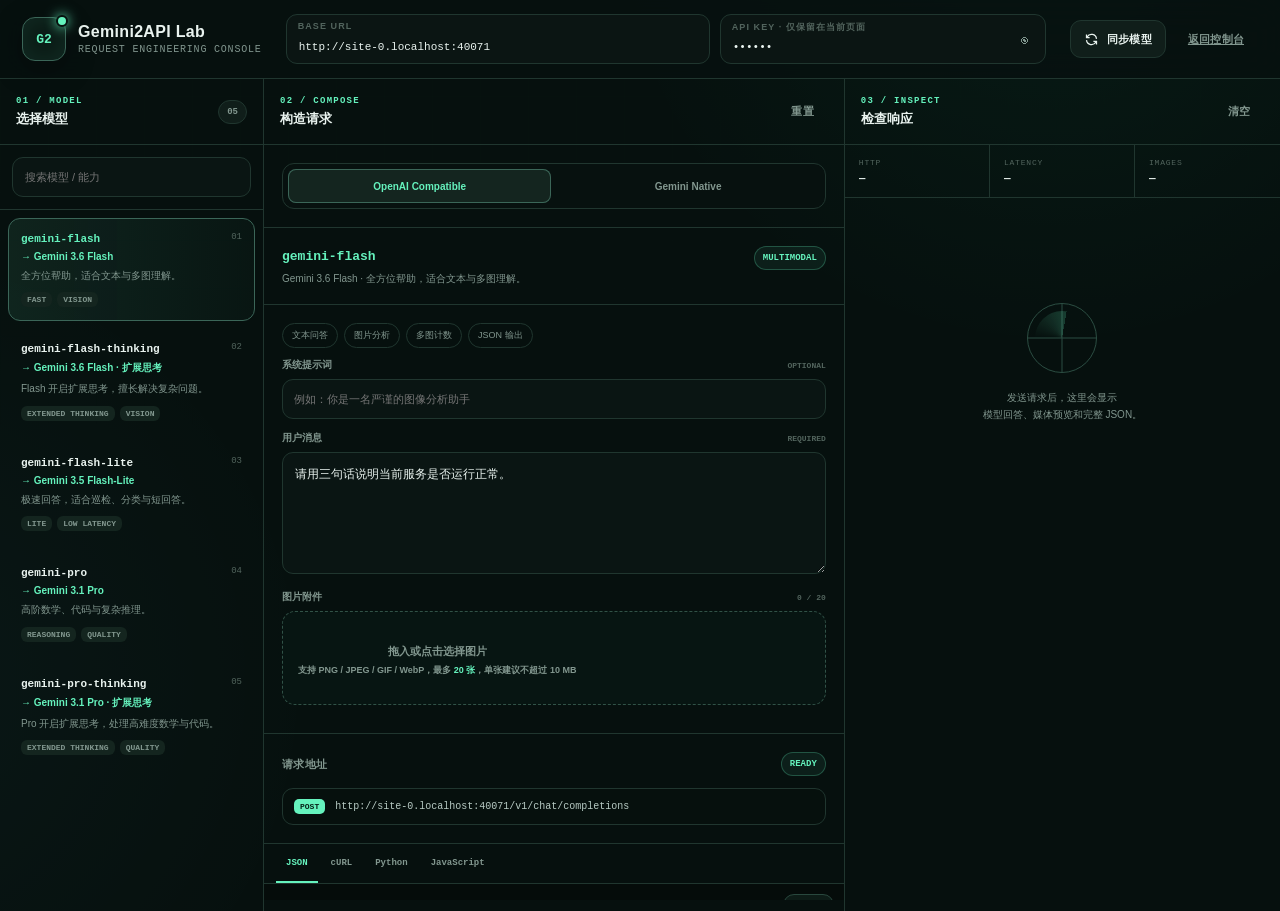
<file: static/api-playground.html>
<!DOCTYPE html>
<html lang="zh-CN">
<head>
    <meta charset="UTF-8">
    <meta name="viewport" content="width=device-width, initial-scale=1.0">
    <meta name="theme-color" content="#07110f">
    <title>Gemini2API · API 调试台</title>
    <style>
        :root {
            color-scheme: dark;
            --ink: #e9f3ef;
            --muted: #82978f;
            --dim: #52645d;
            --bg: #07110f;
            --surface: #0c1714;
            --surface-2: #101e1a;
            --surface-3: #14251f;
            --line: #20362f;
            --line-hot: #3b6658;
            --signal: #65f2bd;
            --signal-2: #12c98a;
            --cyan: #62d7f4;
            --amber: #f5bc5c;
            --danger: #ff746f;
            --radius: 14px;
            --mono: "Cascadia Code", "JetBrains Mono", Consolas, monospace;
            --sans: Bahnschrift, "Microsoft YaHei UI", "Noto Sans SC", sans-serif;
        }

        * { box-sizing: border-box; }
        html { min-width: 320px; background: var(--bg); }
        body {
            margin: 0;
            min-height: 100vh;
            color: var(--ink);
            font-family: var(--sans);
            background:
                radial-gradient(circle at 82% -10%, rgba(18,201,138,.12), transparent 30%),
                radial-gradient(circle at -10% 75%, rgba(98,215,244,.07), transparent 28%),
                var(--bg);
        }
        body::before {
            content: "";
            position: fixed;
            inset: 0;
            pointer-events: none;
            opacity: .13;
            background-image: linear-gradient(rgba(101,242,189,.09) 1px, transparent 1px), linear-gradient(90deg, rgba(101,242,189,.09) 1px, transparent 1px);
            background-size: 48px 48px;
            mask-image: linear-gradient(to bottom, #000, transparent 70%);
        }
        button, input, textarea, select { font: inherit; }
        button { color: inherit; cursor: pointer; }
        button:disabled { cursor: not-allowed; opacity: .48; }
        a { color: inherit; }
        :focus-visible { outline: 2px solid var(--signal); outline-offset: 2px; }
        ::selection { color: #04110c; background: var(--signal); }
        ::-webkit-scrollbar { width: 9px; height: 9px; }
        ::-webkit-scrollbar-track { background: transparent; }
        ::-webkit-scrollbar-thumb { border: 3px solid transparent; border-radius: 10px; background: #2b443b; background-clip: content-box; }

        .shell { position: relative; z-index: 1; min-height: 100vh; }
        .topbar {
            position: sticky;
            top: 0;
            z-index: 30;
            min-height: 78px;
            display: grid;
            grid-template-columns: auto minmax(320px, 1fr) auto;
            align-items: center;
            gap: 24px;
            padding: 14px 22px;
            border-bottom: 1px solid var(--line);
            background: rgba(7,17,15,.88);
            backdrop-filter: blur(22px);
        }
        .brand { display: flex; align-items: center; gap: 12px; min-width: 230px; text-decoration: none; }
        .brand-mark {
            position: relative;
            width: 44px;
            height: 44px;
            display: grid;
            place-items: center;
            border: 1px solid var(--line-hot);
            border-radius: 13px;
            background: #0b1b16;
            color: var(--signal);
            font-family: var(--mono);
            font-size: 13px;
            font-weight: 800;
            box-shadow: inset 0 0 22px rgba(101,242,189,.08), 0 8px 30px rgba(0,0,0,.25);
        }
        .brand-mark::after {
            content: "";
            position: absolute;
            right: -3px;
            top: -3px;
            width: 8px;
            height: 8px;
            border: 2px solid var(--bg);
            border-radius: 50%;
            background: var(--signal);
            box-shadow: 0 0 12px var(--signal);
        }
        .brand strong { display: block; font-size: 16px; letter-spacing: .02em; }
        .brand small { display: block; margin-top: 3px; color: var(--muted); font-family: var(--mono); font-size: 10px; letter-spacing: .08em; text-transform: uppercase; }
        .connection { display: grid; grid-template-columns: minmax(210px, 1.3fr) minmax(180px, 1fr); gap: 10px; }
        .compact-field { position: relative; min-width: 0; }
        .compact-field label {
            position: absolute;
            top: 7px;
            left: 12px;
            z-index: 1;
            color: var(--dim);
            font-size: 9px;
            font-weight: 700;
            letter-spacing: .12em;
            text-transform: uppercase;
            pointer-events: none;
        }
        .input, .textarea, .select {
            width: 100%;
            border: 1px solid var(--line);
            border-radius: 11px;
            background: rgba(12,23,20,.9);
            color: var(--ink);
            transition: border-color .18s, background .18s, box-shadow .18s;
        }
        .input:hover, .textarea:hover, .select:hover { border-color: #304d43; }
        .input:focus, .textarea:focus, .select:focus { border-color: var(--line-hot); background: var(--surface-2); box-shadow: 0 0 0 3px rgba(101,242,189,.08); outline: 0; }
        .compact-field .input { height: 50px; padding: 21px 40px 6px 12px; font-family: var(--mono); font-size: 11px; }
        .key-toggle { position: absolute; right: 8px; top: 13px; width: 28px; height: 28px; border: 0; border-radius: 8px; background: transparent; color: var(--muted); }
        .key-toggle:hover { color: var(--signal); background: var(--surface-3); }
        .top-actions { display: flex; align-items: center; gap: 8px; }
        .button {
            min-height: 38px;
            display: inline-flex;
            align-items: center;
            justify-content: center;
            gap: 8px;
            border: 1px solid var(--line);
            border-radius: 11px;
            padding: 0 13px;
            background: var(--surface-2);
            color: var(--ink);
            font-size: 11px;
            font-weight: 700;
            letter-spacing: .02em;
            transition: transform .16s, border-color .16s, background .16s;
        }
        .button:hover { transform: translateY(-1px); border-color: var(--line-hot); background: var(--surface-3); }
        .button svg { width: 15px; height: 15px; }
        .button.primary { border-color: transparent; background: var(--signal); color: #062017; box-shadow: 0 10px 28px rgba(18,201,138,.18); }
        .button.primary:hover { background: #8bf7cf; }
        .button.ghost { border-color: transparent; background: transparent; color: var(--muted); }
        .button.ghost:hover { color: var(--ink); background: var(--surface-2); }

        .workspace {
            width: min(1880px, 100%);
            min-height: calc(100vh - 79px);
            margin: 0 auto;
            display: grid;
            grid-template-columns: 264px minmax(480px, 1fr) minmax(390px, 34vw);
        }
        .pane { min-width: 0; border-right: 1px solid var(--line); background: rgba(7,17,15,.5); }
        .pane:last-child { border-right: 0; }
        .pane-head {
            height: 66px;
            display: flex;
            align-items: center;
            justify-content: space-between;
            gap: 12px;
            padding: 0 16px;
            border-bottom: 1px solid var(--line);
        }
        .pane-kicker { color: var(--signal); font-family: var(--mono); font-size: 9px; font-weight: 800; letter-spacing: .14em; text-transform: uppercase; }
        .pane-title { margin: 4px 0 0; font-size: 13px; font-weight: 700; }
        .counter, .pill {
            display: inline-flex;
            align-items: center;
            gap: 6px;
            min-height: 24px;
            padding: 3px 8px;
            border: 1px solid var(--line);
            border-radius: 999px;
            background: var(--surface-2);
            color: var(--muted);
            font-family: var(--mono);
            font-size: 9px;
            font-weight: 700;
        }
        .pill.ok { border-color: rgba(101,242,189,.25); color: var(--signal); background: rgba(101,242,189,.07); }
        .pill.warn { border-color: rgba(245,188,92,.25); color: var(--amber); background: rgba(245,188,92,.07); }
        .pill.bad { border-color: rgba(255,116,111,.25); color: var(--danger); background: rgba(255,116,111,.07); }

        .model-tools { padding: 12px; border-bottom: 1px solid var(--line); }
        .search { height: 40px; padding: 0 12px; font-size: 11px; }
        .model-list { height: calc(100vh - 199px); overflow-y: auto; padding: 8px; }
        .model-card {
            width: 100%;
            margin: 0 0 7px;
            padding: 13px 12px;
            border: 1px solid transparent;
            border-radius: 12px;
            background: transparent;
            text-align: left;
            transition: border-color .16s, background .16s, transform .16s;
        }
        .model-card:hover { border-color: var(--line); background: var(--surface); transform: translateX(2px); }
        .model-card.active { border-color: var(--line-hot); background: linear-gradient(90deg, rgba(101,242,189,.09), rgba(101,242,189,.025)); }
        .model-index { float: right; color: var(--dim); font-family: var(--mono); font-size: 9px; }
        .model-name { display: block; overflow-wrap: anywhere; color: var(--ink); font-family: var(--mono); font-size: 11px; font-weight: 750; line-height: 1.45; }
        .model-card.active .model-name { color: var(--signal); }
        .model-version { display: block; margin-top: 3px; color: var(--signal); font-size: 10px; font-weight: 700; }
        .model-desc { display: block; margin-top: 7px; color: var(--muted); font-size: 10px; line-height: 1.45; }
        .model-tags { margin-top: 9px; display: flex; gap: 5px; flex-wrap: wrap; }
        .model-tag { padding: 3px 6px; border-radius: 6px; background: var(--surface-3); color: var(--muted); font-family: var(--mono); font-size: 8px; font-weight: 700; }

        .scroll { height: calc(100vh - 145px); overflow-y: auto; }
        .section { padding: 18px; border-bottom: 1px solid var(--line); }
        .section-title { margin: 0 0 12px; display: flex; align-items: center; justify-content: space-between; gap: 12px; font-size: 11px; }
        .section-title span:first-child { color: var(--muted); font-weight: 700; letter-spacing: .04em; }
        .protocol { display: grid; grid-template-columns: 1fr 1fr; gap: 5px; padding: 5px; border: 1px solid var(--line); border-radius: 12px; background: #07110f; }
        .protocol button { height: 34px; border: 0; border-radius: 8px; background: transparent; color: var(--muted); font-size: 10px; font-weight: 750; }
        .protocol button.active { background: var(--surface-3); color: var(--signal); box-shadow: inset 0 0 0 1px var(--line-hot); }
        .selection { display: flex; align-items: flex-start; justify-content: space-between; gap: 16px; }
        .selection code { color: var(--signal); font-family: var(--mono); font-size: 13px; font-weight: 800; overflow-wrap: anywhere; }
        .selection p { margin: 7px 0 0; color: var(--muted); font-size: 10px; line-height: 1.5; }
        .form-grid { display: grid; grid-template-columns: 1fr 1fr; gap: 12px; }
        .field { min-width: 0; }
        .field.wide { grid-column: 1 / -1; }
        .field label { display: flex; align-items: center; justify-content: space-between; gap: 10px; margin: 0 0 7px; color: var(--muted); font-size: 10px; font-weight: 700; }
        .field label small { color: var(--dim); font-family: var(--mono); font-size: 8px; }
        .textarea { min-height: 122px; resize: vertical; padding: 12px; font-size: 12px; line-height: 1.6; }
        .select, .field > .input { height: 40px; padding: 0 11px; font-size: 11px; }
        .templates { display: flex; gap: 6px; flex-wrap: wrap; margin-bottom: 10px; }
        .template { border: 1px solid var(--line); border-radius: 999px; padding: 5px 9px; background: transparent; color: var(--muted); font-size: 9px; }
        .template:hover { border-color: var(--line-hot); color: var(--signal); }
        .dropzone {
            min-height: 94px;
            display: grid;
            place-items: center;
            padding: 15px;
            border: 1px dashed #315247;
            border-radius: 13px;
            background: rgba(101,242,189,.025);
            text-align: center;
            transition: border-color .18s, background .18s;
        }
        .dropzone.drag { border-color: var(--signal); background: rgba(101,242,189,.07); }
        .dropzone input { display: none; }
        .dropzone strong { display: block; font-size: 11px; }
        .dropzone span { display: block; margin-top: 5px; color: var(--muted); font-size: 9px; }
        .dropzone b { color: var(--signal); font-weight: 700; }
        .file-list { margin-top: 10px; display: grid; grid-template-columns: repeat(auto-fill, minmax(122px, 1fr)); gap: 8px; }
        .file-card { position: relative; min-width: 0; overflow: hidden; border: 1px solid var(--line); border-radius: 10px; background: var(--surface); }
        .file-card img { width: 100%; height: 78px; display: block; object-fit: cover; background: #050b09; }
        .file-meta { padding: 7px; }
        .file-meta strong, .file-meta span { display: block; overflow: hidden; text-overflow: ellipsis; white-space: nowrap; }
        .file-meta strong { font-size: 9px; }
        .file-meta span { margin-top: 3px; color: var(--muted); font-size: 8px; }
        .file-remove { position: absolute; right: 5px; top: 5px; width: 24px; height: 24px; border: 1px solid rgba(255,255,255,.16); border-radius: 8px; background: rgba(5,11,9,.78); color: #fff; font-size: 14px; }

        .endpoint { display: flex; align-items: flex-start; gap: 10px; padding: 10px 11px; border: 1px solid var(--line); border-radius: 11px; background: #06100d; }
        .method { flex: 0 0 auto; padding: 3px 6px; border-radius: 5px; background: var(--signal); color: #062017; font-family: var(--mono); font-size: 8px; font-weight: 900; }
        .endpoint code { min-width: 0; color: #b8cbc4; font-family: var(--mono); font-size: 10px; line-height: 1.5; overflow-wrap: anywhere; }
        .tabs { display: flex; gap: 3px; padding: 0 12px; border-bottom: 1px solid var(--line); }
        .tabs button { height: 39px; border: 0; border-bottom: 2px solid transparent; padding: 0 10px; background: transparent; color: var(--muted); font-family: var(--mono); font-size: 9px; font-weight: 700; }
        .tabs button.active { border-bottom-color: var(--signal); color: var(--signal); }
        .code-wrap { position: relative; background: #050c0a; }
        pre { margin: 0; color: #b9d5ca; font-family: var(--mono); font-size: 10px; line-height: 1.62; tab-size: 2; }
        .code-output { min-height: 230px; max-height: 430px; padding: 16px; overflow: auto; white-space: pre; }
        .copy { position: absolute; right: 10px; top: 10px; z-index: 2; min-height: 29px; border-color: #29483e; background: #0d1c17; }
        .send-row { display: flex; align-items: center; justify-content: space-between; gap: 16px; }
        .send-note { color: var(--muted); font-size: 9px; line-height: 1.5; }
        .send-button { min-width: 145px; min-height: 44px; }
        .spinner { width: 14px; height: 14px; display: none; border: 2px solid rgba(6,32,23,.25); border-top-color: #062017; border-radius: 50%; animation: spin .75s linear infinite; }
        .loading .spinner { display: block; }
        @keyframes spin { to { transform: rotate(360deg); } }

        .metrics { display: grid; grid-template-columns: repeat(3, 1fr); border-bottom: 1px solid var(--line); }
        .metric { min-width: 0; padding: 13px 14px; border-right: 1px solid var(--line); }
        .metric:last-child { border-right: 0; }
        .metric span { display: block; color: var(--dim); font-family: var(--mono); font-size: 8px; letter-spacing: .1em; text-transform: uppercase; }
        .metric strong { display: block; margin-top: 5px; overflow: hidden; text-overflow: ellipsis; white-space: nowrap; font-family: var(--mono); font-size: 11px; }
        .status-ok { color: var(--signal); }
        .status-bad { color: var(--danger); }
        .answer { margin: 14px; padding: 15px; border: 1px solid var(--line); border-radius: 12px; background: var(--surface); }
        .answer-label { color: var(--signal); font-family: var(--mono); font-size: 8px; font-weight: 800; letter-spacing: .12em; text-transform: uppercase; }
        .answer-text { margin-top: 9px; color: var(--ink); font-size: 12px; line-height: 1.7; white-space: pre-wrap; overflow-wrap: anywhere; }
        .response-empty { min-height: 330px; display: grid; place-items: center; padding: 30px; text-align: center; }
        .radar { position: relative; width: 70px; height: 70px; margin: 0 auto 16px; border: 1px solid var(--line-hot); border-radius: 50%; opacity: .72; }
        .radar::before, .radar::after { content: ""; position: absolute; inset: 50% auto auto 50%; background: var(--line-hot); transform: translate(-50%,-50%); }
        .radar::before { width: 1px; height: 100%; }
        .radar::after { width: 100%; height: 1px; }
        .radar i { position: absolute; inset: 7px; border-radius: 50%; background: conic-gradient(from 10deg, transparent 0 72%, rgba(101,242,189,.28)); animation: radar 2.8s linear infinite; }
        @keyframes radar { to { transform: rotate(360deg); } }
        .response-empty p { margin: 0; color: var(--muted); font-size: 10px; line-height: 1.7; }
        .error { margin: 14px; padding: 12px; border: 1px solid rgba(255,116,111,.28); border-radius: 11px; background: rgba(255,116,111,.07); color: #ffaaa6; font-size: 10px; line-height: 1.6; overflow-wrap: anywhere; }
        .media-grid { display: grid; grid-template-columns: repeat(auto-fit, minmax(180px, 1fr)); gap: 9px; padding: 14px; border-bottom: 1px solid var(--line); }
        .media { overflow: hidden; margin: 0; border: 1px solid var(--line); border-radius: 11px; background: #030806; }
        .media img { width: 100%; max-height: 320px; display: block; object-fit: contain; }
        .media figcaption { padding: 7px 9px; display: flex; justify-content: space-between; gap: 10px; color: var(--muted); font-size: 8px; }
        .raw-head { height: 39px; display: flex; align-items: center; justify-content: space-between; padding: 0 12px; border-top: 1px solid var(--line); border-bottom: 1px solid var(--line); background: var(--surface); color: var(--muted); font-size: 9px; }
        .response-code { min-height: 300px; max-height: calc(100vh - 285px); padding: 16px; overflow: auto; white-space: pre-wrap; overflow-wrap: anywhere; background: #050c0a; }
        .hidden { display: none !important; }
        .toast { position: fixed; right: 20px; bottom: 20px; z-index: 80; max-width: min(380px, calc(100vw - 40px)); padding: 11px 14px; border: 1px solid var(--line-hot); border-radius: 11px; background: #10221c; color: var(--ink); box-shadow: 0 18px 50px rgba(0,0,0,.4); font-size: 10px; opacity: 0; transform: translateY(10px); pointer-events: none; transition: opacity .18s, transform .18s; }
        .toast.show { opacity: 1; transform: translateY(0); }

        @media (max-width: 1260px) {
            .topbar { grid-template-columns: auto 1fr; }
            .top-actions { grid-column: 1 / -1; justify-content: flex-end; }
            .workspace { grid-template-columns: 245px minmax(450px, 1fr); }
            .response-pane { grid-column: 1 / -1; border-top: 1px solid var(--line); }
            .response-pane .scroll { height: auto; max-height: 760px; }
        }
        @media (max-width: 790px) {
            .topbar { position: relative; display: flex; flex-direction: column; align-items: stretch; gap: 12px; }
            .connection { grid-template-columns: 1fr; }
            .top-actions { justify-content: stretch; }
            .top-actions .button { flex: 1; }
            .workspace { display: block; }
            .pane { border-right: 0; border-bottom: 1px solid var(--line); }
            .model-list { height: auto; max-height: 330px; }
            .scroll { height: auto; max-height: none; }
            .form-grid { grid-template-columns: 1fr; }
            .field.wide { grid-column: auto; }
            .send-row { align-items: stretch; flex-direction: column; }
            .send-button { width: 100%; }
            .code-output, .response-code { max-height: 520px; }
        }
    </style>
</head>
<body>
<div class="shell">
    <header class="topbar">
        <a class="brand" href="/index.html" title="返回管理控制台">
            <span class="brand-mark">G2</span>
            <span><strong>Gemini2API Lab</strong><small>request engineering console</small></span>
        </a>
        <div class="connection">
            <div class="compact-field"><label for="baseUrl">Base URL</label><input id="baseUrl" class="input" spellcheck="false"></div>
            <div class="compact-field"><label for="apiKey">API Key · 仅保留在当前页面</label><input id="apiKey" class="input" type="password" autocomplete="off" placeholder="输入 API Key"><button id="keyToggle" class="key-toggle" type="button" aria-label="显示或隐藏 API Key">◉</button></div>
        </div>
        <div class="top-actions">
            <button id="loadModels" class="button" type="button">
                <svg viewBox="0 0 24 24" fill="none" stroke="currentColor" stroke-width="2"><path d="M20 11a8 8 0 0 0-15-3M4 4v5h5M4 13a8 8 0 0 0 15 3m1 4v-5h-5"/></svg>
                同步模型
            </button>
            <a class="button ghost" href="/index.html">返回控制台</a>
        </div>
    </header>

    <main class="workspace">
        <aside class="pane model-pane">
            <div class="pane-head"><div><div class="pane-kicker">01 / Model</div><div class="pane-title">选择模型</div></div><span id="modelCount" class="counter">05</span></div>
            <div class="model-tools"><input id="modelSearch" class="input search" placeholder="搜索模型 / 能力" aria-label="搜索模型"></div>
            <div id="modelList" class="model-list"></div>
        </aside>

        <section class="pane builder-pane">
            <div class="pane-head"><div><div class="pane-kicker">02 / Compose</div><div class="pane-title">构造请求</div></div><button id="reset" class="button ghost" type="button">重置</button></div>
            <div class="scroll">
                <div class="section">
                    <div class="protocol" aria-label="API 协议">
                        <button id="protocolOpenAI" class="active" type="button">OpenAI Compatible</button>
                        <button id="protocolGemini" type="button">Gemini Native</button>
                    </div>
                </div>
                <div class="section">
                    <div class="selection">
                        <div><code id="selectedModel">gemini-flash</code><p id="selectedDescription">通用高速模型，适合文本与多图理解。</p></div>
                        <span id="selectedBadge" class="pill ok">MULTIMODAL</span>
                    </div>
                </div>
                <div class="section">
                    <div class="templates" aria-label="提示词模板">
                        <button class="template" type="button" data-template="text">文本问答</button>
                        <button class="template" type="button" data-template="vision">图片分析</button>
                        <button class="template" type="button" data-template="count">多图计数</button>
                        <button class="template" type="button" data-template="json">JSON 输出</button>
                    </div>
                    <div class="form-grid">
                        <div class="field wide"><label for="systemPrompt"><span>系统提示词</span><small>OPTIONAL</small></label><input id="systemPrompt" class="input" placeholder="例如：你是一名严谨的图像分析助手"></div>
                        <div class="field wide"><label for="prompt"><span>用户消息</span><small>REQUIRED</small></label><textarea id="prompt" class="textarea" placeholder="输入要发送给模型的内容">请用三句话说明当前服务是否运行正常。</textarea></div>
                        <div class="field wide">
                            <label for="imageInput"><span>图片附件</span><small id="imageCount">0 / 20</small></label>
                            <label id="dropzone" class="dropzone" for="imageInput"><input id="imageInput" type="file" accept="image/png,image/jpeg,image/gif,image/webp" multiple><span><strong>拖入或点击选择图片</strong><span>支持 PNG / JPEG / GIF / WebP，最多 <b>20 张</b>，单张建议不超过 10 MB</span></span></label>
                            <div id="fileList" class="file-list"></div>
                        </div>
                    </div>
                </div>
                <div class="section">
                    <div class="section-title"><span>请求地址</span><span id="requestState" class="pill warn">待填写密钥</span></div>
                    <div class="endpoint"><span class="method">POST</span><code id="endpoint">-</code></div>
                </div>
                <div class="section" style="padding:0">
                    <div class="tabs">
                        <button class="active" type="button" data-tab="json">JSON</button>
                        <button type="button" data-tab="curl">cURL</button>
                        <button type="button" data-tab="python">Python</button>
                        <button type="button" data-tab="javascript">JavaScript</button>
                    </div>
                    <div class="code-wrap"><button id="copyCode" class="button copy" type="button">复制</button><pre id="codeOutput" class="code-output"></pre></div>
                </div>
                <div class="section">
                    <div class="send-row">
                        <div id="validation" class="send-note">填写 API Key 后即可发送请求。示例代码不会暴露真实密钥。</div>
                        <button id="send" class="button primary send-button" type="button"><span class="spinner"></span><svg class="send-icon" viewBox="0 0 24 24" fill="none" stroke="currentColor" stroke-width="2"><path d="m22 2-7 20-4-9-9-4Z"/><path d="M22 2 11 13"/></svg><span id="sendText">发送请求</span></button>
                    </div>
                </div>
            </div>
        </section>

        <section class="pane response-pane">
            <div class="pane-head"><div><div class="pane-kicker">03 / Inspect</div><div class="pane-title">检查响应</div></div><button id="clear" class="button ghost" type="button">清空</button></div>
            <div class="scroll">
                <div class="metrics">
                    <div class="metric"><span>HTTP</span><strong id="httpStatus">—</strong></div>
                    <div class="metric"><span>Latency</span><strong id="latency">—</strong></div>
                    <div class="metric"><span>Images</span><strong id="mediaCount">—</strong></div>
                </div>
                <div id="responseEmpty" class="response-empty"><div><div class="radar"><i></i></div><p>发送请求后，这里会显示<br>模型回答、媒体预览和完整 JSON。</p></div></div>
                <div id="errorBox" class="error hidden"></div>
                <div id="answerBox" class="answer hidden"><div class="answer-label">Assistant output</div><div id="answerText" class="answer-text"></div></div>
                <div id="mediaGrid" class="media-grid hidden"></div>
                <div id="rawPanel" class="hidden"><div class="raw-head"><span>RAW RESPONSE</span><button id="copyResponse" class="button ghost" type="button">复制 JSON</button></div><pre id="responseCode" class="response-code"></pre></div>
            </div>
        </section>
    </main>
</div>
<div id="toast" class="toast" role="status" aria-live="polite"></div>

<script>
    const MAX_IMAGES = 20;
    const CODE_API_KEY = 'gzwyai';
    const MODELS = [
        {id:'gemini-flash', label:'Gemini 3.6 Flash', description:'全方位帮助，适合文本与多图理解。', tags:['FAST','VISION']},
        {id:'gemini-flash-thinking', label:'Gemini 3.6 Flash · 扩展思考', description:'Flash 开启扩展思考，擅长解决复杂问题。', tags:['EXTENDED THINKING','VISION']},
        {id:'gemini-flash-lite', label:'Gemini 3.5 Flash-Lite', description:'极速回答，适合巡检、分类与短回答。', tags:['LITE','LOW LATENCY']},
        {id:'gemini-pro', label:'Gemini 3.1 Pro', description:'高阶数学、代码与复杂推理。', tags:['REASONING','QUALITY']},
        {id:'gemini-pro-thinking', label:'Gemini 3.1 Pro · 扩展思考', description:'Pro 开启扩展思考，处理高难度数学与代码。', tags:['EXTENDED THINKING','QUALITY']}
    ];
    const TEMPLATES = {
        text: '请用三句话说明当前服务是否运行正常。',
        vision: '逐张分析这些图片的主体、环境与明显差异，并给出简洁结论。',
        count: '请确认你收到了多少张图片，只回复图片数量。',
        json: '请将结果以 JSON 返回，字段包含 summary、confidence 和 details。'
    };
    const state = {protocol:'openai', models:[...MODELS], selected:MODELS[0], files:[], fileData:[], tab:'json', loading:false, response:null, toastTimer:null};
    const $ = id => document.getElementById(id);
    const trimBase = value => String(value || '').trim().replace(/\/+$/, '');
    const defaultBase = () => location.protocol.startsWith('http') ? location.origin : 'http://localhost:5918';

    function escapeHtml(value){ return String(value ?? '').replace(/[&<>"']/g, char => ({'&':'&amp;','<':'&lt;','>':'&gt;','"':'&quot;',"'":'&#39;'}[char])); }
    function escapeAttr(value){ return escapeHtml(value).replace(/`/g, '&#96;'); }
    function showToast(message){ const toast=$('toast'); toast.textContent=message; toast.classList.add('show'); clearTimeout(state.toastTimer); state.toastTimer=setTimeout(()=>toast.classList.remove('show'),2400); }
    function formatBytes(bytes){ return bytes < 1048576 ? `${Math.max(1,Math.round(bytes/1024))} KB` : `${(bytes/1048576).toFixed(1)} MB`; }
    function formatTime(ms){ return ms < 1000 ? `${Math.round(ms)} ms` : `${(ms/1000).toFixed(2)} s`; }

    function renderModels(){
        const query=$('modelSearch').value.trim().toLowerCase();
        const rows=state.models.filter(model => !query || `${model.id} ${model.label} ${model.description} ${model.tags.join(' ')}`.toLowerCase().includes(query));
        $('modelCount').textContent=String(rows.length).padStart(2,'0');
        $('modelList').innerHTML=rows.length ? rows.map((model,index)=>`<button class="model-card ${state.selected?.id===model.id?'active':''}" type="button" data-model="${escapeAttr(model.id)}"><span class="model-index">${String(index+1).padStart(2,'0')}</span><span class="model-name">${escapeHtml(model.id)}</span><span class="model-version">→ ${escapeHtml(model.label)}</span><span class="model-desc">${escapeHtml(model.description)}</span><span class="model-tags">${model.tags.map(tag=>`<span class="model-tag">${escapeHtml(tag)}</span>`).join('')}</span></button>`).join('') : '<div class="response-empty"><p>没有匹配的模型</p></div>';
        document.querySelectorAll('[data-model]').forEach(button=>button.addEventListener('click',()=>selectModel(button.dataset.model)));
    }
    function selectModel(id){
        const model=state.models.find(item=>item.id===id); if(!model) return;
        state.selected=model;
        $('selectedModel').textContent=model.id;
        $('selectedDescription').textContent=`${model.label} · ${model.description}`;
        $('selectedBadge').textContent=model.tags.includes('EXTENDED THINKING')?'扩展思考':'MULTIMODAL';
        renderModels(); refresh();
    }
    async function loadModels(){
        const base=trimBase($('baseUrl').value), key=$('apiKey').value.trim();
        if(!base || !key){ showToast('请先填写服务地址和 API Key'); return; }
        const button=$('loadModels'); button.disabled=true; button.textContent='同步中…';
        try{
            const response=await fetch(`${base}/v1/models`,{headers:{Authorization:`Bearer ${key}`}});
            const body=await response.json().catch(()=>({}));
            if(!response.ok) throw new Error(extractError(body)||`HTTP ${response.status}`);
            const ids=(body.data||[]).map(item=>String(item.id||'')).filter(Boolean);
            if(!ids.length) throw new Error('服务未返回模型');
            state.models=ids.map(id=>MODELS.find(item=>item.id===id)||{id,label:id,description:'服务端可用模型',tags:['CUSTOM']});
            selectModel(state.models.find(item=>item.id===state.selected?.id)?.id||state.models[0].id);
            showToast(`已同步 ${state.models.length} 个模型`);
        }catch(error){ showToast(`同步失败：${error.message}`); }
        finally{ button.disabled=false; button.innerHTML='<svg viewBox="0 0 24 24" fill="none" stroke="currentColor" stroke-width="2"><path d="M20 11a8 8 0 0 0-15-3M4 4v5h5M4 13a8 8 0 0 0 15 3m1 4v-5h-5"/></svg>同步模型'; }
    }

    function setProtocol(protocol){ state.protocol=protocol; $('protocolOpenAI').classList.toggle('active',protocol==='openai'); $('protocolGemini').classList.toggle('active',protocol==='gemini'); refresh(); }
    function readFile(file){ return new Promise((resolve,reject)=>{ const reader=new FileReader(); reader.onload=()=>{ const dataUrl=String(reader.result||''), comma=dataUrl.indexOf(','); resolve({file,name:file.name,size:file.size,mime:file.type||'image/png',dataUrl,base64:comma>=0?dataUrl.slice(comma+1):''}); }; reader.onerror=()=>reject(new Error(`无法读取 ${file.name}`)); reader.readAsDataURL(file); }); }
    async function addFiles(fileList){
        const incoming=[...fileList].filter(file=>/^image\/(png|jpeg|gif|webp)$/.test(file.type));
        const remaining=MAX_IMAGES-state.files.length;
        if(!remaining){ showToast('最多支持 20 张图片'); return; }
        const accepted=incoming.slice(0,remaining);
        const tooLarge=accepted.find(file=>file.size>10*1024*1024);
        if(tooLarge){ showToast(`${tooLarge.name} 超过 10 MB`); return; }
        const data=await Promise.all(accepted.map(readFile));
        state.files.push(...accepted); state.fileData.push(...data);
        if(incoming.length>accepted.length) showToast(`已保留前 ${accepted.length} 张，总数最多 20 张`);
        renderFiles(); refresh();
    }
    function renderFiles(){
        $('imageCount').textContent=`${state.files.length} / ${MAX_IMAGES}`;
        $('fileList').innerHTML=state.fileData.map((item,index)=>`<div class="file-card"><img src="${escapeAttr(item.dataUrl)}" alt="图片 ${index+1} 预览"><button class="file-remove" type="button" data-remove="${index}" aria-label="删除图片 ${index+1}">×</button><div class="file-meta"><strong>图 ${String(index+1).padStart(2,'0')} · ${escapeHtml(item.name)}</strong><span>${formatBytes(item.size)}</span></div></div>`).join('');
        document.querySelectorAll('[data-remove]').forEach(button=>button.addEventListener('click',()=>{ const index=Number(button.dataset.remove); state.files.splice(index,1); state.fileData.splice(index,1); renderFiles(); refresh(); }));
    }

    function buildRequest(placeholders=false){
        const base=trimBase($('baseUrl').value)||defaultBase();
        const prompt=$('prompt').value.trim(), system=$('systemPrompt').value.trim();
        const images=placeholders ? state.fileData.map((item,index)=>({...item,dataUrl:`data:${item.mime};base64,IMAGE_${index+1}_BASE64`,base64:`IMAGE_${index+1}_BASE64`})) : state.fileData;
        if(state.protocol==='openai'){
            const content=[]; if(prompt) content.push({type:'text',text:prompt}); images.forEach(image=>content.push({type:'image_url',image_url:{url:image.dataUrl}}));
            const messages=[]; if(system) messages.push({role:'system',content:system}); messages.push({role:'user',content:images.length?content:prompt});
            const payload={model:state.selected.id,messages,stream:false};
            return {endpoint:`${base}/v1/chat/completions`,payload};
        }
        const parts=[]; if(prompt) parts.push({text:prompt}); images.forEach(image=>parts.push({inline_data:{mime_type:image.mime,data:image.base64}}));
        const payload={contents:[{role:'user',parts}]}; if(system) payload.system_instruction=system;
        return {endpoint:`${base}/v1beta/models/${encodeURIComponent(state.selected.id)}:generateContent`,payload};
    }
    function validate(){
        if(!trimBase($('baseUrl').value)) return '请填写服务地址';
        if(!$('apiKey').value.trim()) return '请填写 API Key';
        if(!$('prompt').value.trim()) return '请填写用户消息';
        return '';
    }
    function refresh(){
        const request=buildRequest(true), error=validate();
        $('endpoint').textContent=request.endpoint;
        $('requestState').textContent=error?'待完善':'READY'; $('requestState').className=`pill ${error?'warn':'ok'}`;
        $('validation').textContent=error||`请求已就绪 · ${state.files.length} 张图片 · 示例代码使用安全占位密钥`;
        $('send').disabled=Boolean(error)||state.loading;
        renderCode();
    }
    function setTab(tab){ state.tab=tab; document.querySelectorAll('[data-tab]').forEach(button=>button.classList.toggle('active',button.dataset.tab===tab)); renderCode(); }
    function renderCode(){
        const request=buildRequest(true), body=JSON.stringify(request.payload,null,2);
        let output=body;
        if(state.tab==='curl') output=`curl --request POST '${request.endpoint}' \\\n  --header 'Authorization: Bearer ${CODE_API_KEY}' \\\n  --header 'Content-Type: application/json' \\\n  --data '${body.replace(/'/g,"'\\''")}'`;
        if(state.tab==='python') output=`import json\nimport requests\n\nurl = ${JSON.stringify(request.endpoint)}\nheaders = {\n    "Authorization": "Bearer ${CODE_API_KEY}",\n    "Content-Type": "application/json",\n}\npayload = json.loads(${JSON.stringify(body)})\n\nresponse = requests.post(url, headers=headers, json=payload, timeout=300)\nresponse.raise_for_status()\nprint(response.json())`;
        if(state.tab==='javascript') output=`const response = await fetch(${JSON.stringify(request.endpoint)}, {\n  method: "POST",\n  headers: {\n    "Authorization": "Bearer ${CODE_API_KEY}",\n    "Content-Type": "application/json"\n  },\n  body: JSON.stringify(${body})\n});\n\nif (!response.ok) throw new Error(await response.text());\nconsole.log(await response.json());`;
        $('codeOutput').textContent=output;
    }

    async function sendRequest(){
        const error=validate(); if(error){ showToast(error); return; }
        const request=buildRequest(false), started=performance.now(); setLoading(true); clearResponse(false);
        try{
            const response=await fetch(request.endpoint,{method:'POST',headers:{Authorization:`Bearer ${$('apiKey').value.trim()}`,'Content-Type':'application/json'},body:JSON.stringify(request.payload)});
            const text=await response.text(); let body; try{ body=JSON.parse(text); }catch{ body={raw:text}; }
            renderResponse(response.status,performance.now()-started,body);
        }catch(error){ renderResponse(0,performance.now()-started,{error:error.message}); }
        finally{ setLoading(false); }
    }
    function setLoading(loading){ state.loading=loading; $('send').classList.toggle('loading',loading); $('sendText').textContent=loading?'请求进行中':'发送请求'; $('send').disabled=loading||Boolean(validate()); }
    function assistantText(body){
        const openai=body?.choices?.[0]?.message?.content; if(typeof openai==='string') return openai;
        const parts=body?.candidates?.[0]?.content?.parts; if(Array.isArray(parts)) return parts.map(part=>part.text||'').filter(Boolean).join('\n');
        return '';
    }
    function extractError(body){ if(!body) return ''; if(typeof body==='string') return body; if(typeof body.detail==='string') return body.detail; if(typeof body.error==='string') return body.error; return body.error?.message||body.message||''; }
    function collectMedia(body){
        const found=[], seen=new Set();
        const add=url=>{ if(!url||seen.has(url)) return; if(/^(https?:\/\/|data:image\/|\/images\/)/i.test(url)){ seen.add(url); found.push(url); } };
        const walk=value=>{ if(typeof value==='string'){ for(const match of value.matchAll(/!\[[^\]]*\]\(([^)]+)\)/g)) add(match[1]); if(/^(https?:\/\/|data:image\/|\/images\/)/i.test(value)) add(value); return; } if(Array.isArray(value)){ value.forEach(walk); return; } if(value&&typeof value==='object') Object.values(value).forEach(walk); };
        walk(body); return found;
    }
    function renderResponse(status,duration,body){
        state.response=body; $('responseEmpty').classList.add('hidden'); $('rawPanel').classList.remove('hidden');
        $('httpStatus').textContent=status?`${status} ${status>=200&&status<300?'OK':'ERROR'}`:'NETWORK'; $('httpStatus').className=status>=200&&status<300?'status-ok':'status-bad';
        $('latency').textContent=formatTime(duration);
        const error=extractError(body), answer=assistantText(body), media=collectMedia(body);
        $('errorBox').classList.toggle('hidden',!error||status>=200&&status<300); $('errorBox').textContent=error;
        $('answerBox').classList.toggle('hidden',!answer); $('answerText').textContent=answer;
        $('mediaCount').textContent=String(media.length).padStart(2,'0');
        $('mediaGrid').classList.toggle('hidden',!media.length); $('mediaGrid').innerHTML=media.map((url,index)=>`<figure class="media"><img src="${escapeAttr(url)}" alt="响应图片 ${index+1}"><figcaption><span>IMAGE ${String(index+1).padStart(2,'0')}</span><a href="${escapeAttr(url)}" target="_blank" rel="noopener">OPEN ↗</a></figcaption></figure>`).join('');
        $('responseCode').textContent=JSON.stringify(body,null,2);
    }
    function clearResponse(reset=true){ state.response=null; $('responseEmpty').classList.remove('hidden'); $('errorBox').classList.add('hidden'); $('answerBox').classList.add('hidden'); $('mediaGrid').classList.add('hidden'); $('mediaGrid').innerHTML=''; $('rawPanel').classList.add('hidden'); if(reset){ $('httpStatus').textContent='—'; $('latency').textContent='—'; $('mediaCount').textContent='—'; } }
    function resetBuilder(){ $('systemPrompt').value=''; $('prompt').value=TEMPLATES.text; $('imageInput').value=''; state.files=[]; state.fileData=[]; renderFiles(); refresh(); }
    async function copyText(text){ try{ await navigator.clipboard.writeText(text); }catch{ const area=document.createElement('textarea'); area.value=text; area.style.cssText='position:fixed;opacity:0'; document.body.append(area); area.select(); document.execCommand('copy'); area.remove(); } showToast('已复制到剪贴板'); }

    $('baseUrl').value=defaultBase(); $('apiKey').value=CODE_API_KEY;
    $('keyToggle').addEventListener('click',()=>{ $('apiKey').type=$('apiKey').type==='password'?'text':'password'; });
    $('loadModels').addEventListener('click',loadModels); $('modelSearch').addEventListener('input',renderModels);
    $('protocolOpenAI').addEventListener('click',()=>setProtocol('openai')); $('protocolGemini').addEventListener('click',()=>setProtocol('gemini'));
    ['baseUrl','apiKey','systemPrompt','prompt'].forEach(id=>$(id).addEventListener('input',refresh));
    document.querySelectorAll('[data-template]').forEach(button=>button.addEventListener('click',()=>{ $('prompt').value=TEMPLATES[button.dataset.template]; refresh(); }));
    document.querySelectorAll('[data-tab]').forEach(button=>button.addEventListener('click',()=>setTab(button.dataset.tab)));
    $('imageInput').addEventListener('change',event=>addFiles(event.target.files));
    const dropzone=$('dropzone'); ['dragenter','dragover'].forEach(type=>dropzone.addEventListener(type,event=>{ event.preventDefault(); dropzone.classList.add('drag'); })); ['dragleave','drop'].forEach(type=>dropzone.addEventListener(type,event=>{ event.preventDefault(); dropzone.classList.remove('drag'); })); dropzone.addEventListener('drop',event=>addFiles(event.dataTransfer.files));
    $('copyCode').addEventListener('click',()=>copyText($('codeOutput').textContent)); $('copyResponse').addEventListener('click',()=>copyText($('responseCode').textContent));
    $('send').addEventListener('click',sendRequest); $('clear').addEventListener('click',()=>clearResponse()); $('reset').addEventListener('click',resetBuilder);
    renderModels(); selectModel(MODELS[0].id); renderFiles(); clearResponse(); refresh();
</script>
</body>
</html>
</file>
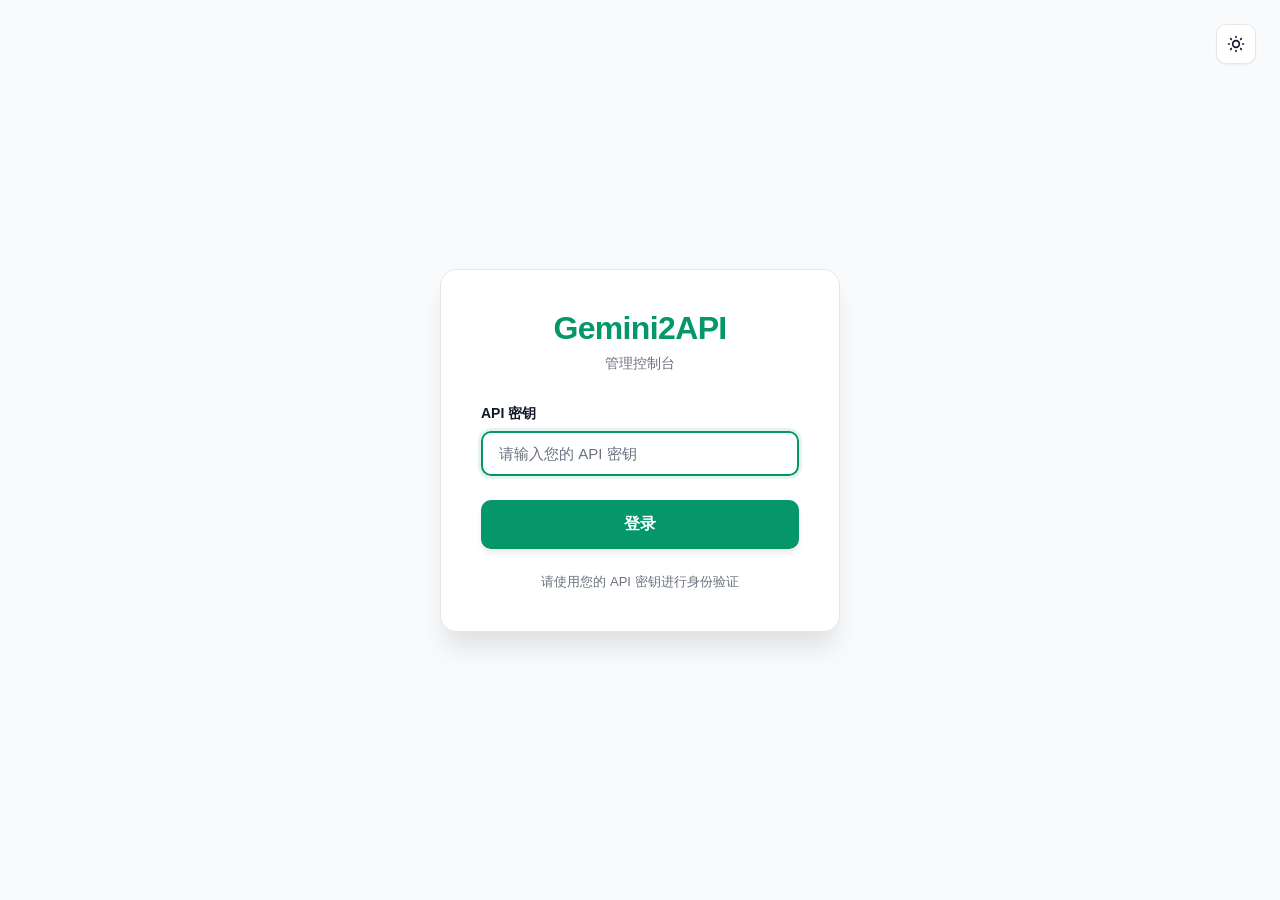
<file: static/login.html>
<!DOCTYPE html>
<html lang="zh-CN" id="html-root">
<head>
    <meta charset="UTF-8">
    <meta name="viewport" content="width=device-width, initial-scale=1.0">
    <title>登录 - Gemini2API</title>
    <link rel="icon" type="image/png" href="components/logo.png?v=1">
    <style>
        * {
            margin: 0;
            padding: 0;
            box-sizing: border-box;
        }

        :root {
            --primary-color: #059669;
            --primary-hover: #047857;
            --bg-main: #f9fafb;
            --bg-card: #ffffff;
            --text-primary: #111827;
            --text-secondary: #6b7280;
            --border: #e5e7eb;
            --error: #dc2626;
            --error-bg: #fee2e2;
            --shadow-sm: 0 1px 2px 0 rgba(0, 0, 0, 0.05);
            --shadow-md: 0 4px 6px -1px rgba(0, 0, 0, 0.1);
            --shadow-lg: 0 10px 15px -3px rgba(0, 0, 0, 0.1);
            --shadow-xl: 0 20px 25px -5px rgba(0, 0, 0, 0.1);
        }

        [data-theme="dark"] {
            --bg-main: #0f172a;
            --bg-card: #1e293b;
            --text-primary: #f1f5f9;
            --text-secondary: #94a3b8;
            --border: #334155;
            --error-bg: #7f1d1d;
            --shadow-sm: 0 1px 2px 0 rgba(0, 0, 0, 0.3);
            --shadow-md: 0 4px 6px -1px rgba(0, 0, 0, 0.4);
            --shadow-lg: 0 10px 15px -3px rgba(0, 0, 0, 0.4);
            --shadow-xl: 0 20px 25px -5px rgba(0, 0, 0, 0.5);
        }

        body {
            font-family: -apple-system, BlinkMacSystemFont, 'Segoe UI', Roboto, 'Helvetica Neue', Arial, sans-serif;
            background: var(--bg-main);
            color: var(--text-primary);
            min-height: 100vh;
            display: flex;
            align-items: center;
            justify-content: center;
            padding: 20px;
            transition: background-color 0.3s ease, color 0.3s ease;
        }

        .login-container {
            width: 100%;
            max-width: 400px;
            animation: fadeInUp 0.6s cubic-bezier(0.16, 1, 0.3, 1);
        }

        @keyframes fadeInUp {
            from {
                opacity: 0;
                transform: translateY(20px);
            }
            to {
                opacity: 1;
                transform: translateY(0);
            }
        }

        .login-card {
            background: var(--bg-card);
            border-radius: 16px;
            box-shadow: var(--shadow-xl);
            padding: 2.5rem;
            border: 1px solid var(--border);
            transition: all 0.3s ease;
        }

        .logo-section {
            text-align: center;
            margin-bottom: 2rem;
        }

        .logo-title {
            font-size: 2rem;
            font-weight: 700;
            color: var(--primary-color);
            margin-bottom: 0.5rem;
            letter-spacing: -0.02em;
        }

        .logo-subtitle {
            font-size: 0.875rem;
            color: var(--text-secondary);
            font-weight: 500;
        }

        .form-group {
            margin-bottom: 1.5rem;
        }

        .form-label {
            display: block;
            font-size: 0.875rem;
            font-weight: 600;
            color: var(--text-primary);
            margin-bottom: 0.5rem;
        }

        .input-wrapper {
            position: relative;
        }

        .form-input {
            width: 100%;
            padding: 0.75rem 1rem;
            font-size: 0.9375rem;
            border: 2px solid var(--border);
            border-radius: 10px;
            background: var(--bg-card);
            color: var(--text-primary);
            transition: all 0.2s ease;
            outline: none;
            font-family: inherit;
        }

        .form-input:focus {
            border-color: var(--primary-color);
            box-shadow: 0 0 0 3px rgba(5, 150, 105, 0.1);
        }

        .form-input::placeholder {
            color: var(--text-secondary);
        }

        .login-button {
            width: 100%;
            padding: 0.875rem 1.5rem;
            font-size: 1rem;
            font-weight: 600;
            color: white;
            background: var(--primary-color);
            border: none;
            border-radius: 10px;
            cursor: pointer;
            transition: all 0.2s ease;
            display: flex;
            align-items: center;
            justify-content: center;
            gap: 0.5rem;
            box-shadow: var(--shadow-md);
        }

        .login-button:hover:not(:disabled) {
            background: var(--primary-hover);
            transform: translateY(-1px);
            box-shadow: var(--shadow-lg);
        }

        .login-button:active:not(:disabled) {
            transform: translateY(0);
        }

        .login-button:disabled {
            opacity: 0.6;
            cursor: not-allowed;
        }

        .spinner {
            width: 18px;
            height: 18px;
            border: 2px solid rgba(255, 255, 255, 0.3);
            border-top-color: white;
            border-radius: 50%;
            animation: spin 0.6s linear infinite;
        }

        @keyframes spin {
            to { transform: rotate(360deg); }
        }

        .error-message {
            margin-top: 1rem;
            padding: 0.75rem 1rem;
            background: var(--error-bg);
            color: var(--error);
            border-radius: 8px;
            font-size: 0.875rem;
            font-weight: 500;
            display: none;
            animation: shake 0.4s ease;
        }

        .error-message.show {
            display: block;
        }

        @keyframes shake {
            0%, 100% { transform: translateX(0); }
            25% { transform: translateX(-8px); }
            75% { transform: translateX(8px); }
        }

        .theme-toggle {
            position: absolute;
            top: 1.5rem;
            right: 1.5rem;
            width: 40px;
            height: 40px;
            border-radius: 10px;
            background: var(--bg-card);
            border: 1px solid var(--border);
            cursor: pointer;
            display: flex;
            align-items: center;
            justify-content: center;
            transition: all 0.2s ease;
            box-shadow: var(--shadow-sm);
        }

        .theme-toggle:hover {
            transform: scale(1.05);
            box-shadow: var(--shadow-md);
        }

        .theme-icon {
            width: 20px;
            height: 20px;
            color: var(--text-primary);
        }

        .footer-text {
            text-align: center;
            margin-top: 1.5rem;
            font-size: 0.8125rem;
            color: var(--text-secondary);
        }

        @media (max-width: 480px) {
            .login-card {
                padding: 2rem 1.5rem;
            }

            .logo-title {
                font-size: 1.75rem;
            }

            .theme-toggle {
                top: 1rem;
                right: 1rem;
            }
        }
    </style>
</head>
<body>
    <button class="theme-toggle" id="themeToggle" aria-label="切换主题">
        <svg class="theme-icon" id="themeIcon" fill="none" stroke="currentColor" viewBox="0 0 24 24">
            <path stroke-linecap="round" stroke-linejoin="round" stroke-width="2" d="M12 3v1m0 16v1m9-9h-1M4 12H3m15.364 6.364l-.707-.707M6.343 6.343l-.707-.707m12.728 0l-.707.707M6.343 17.657l-.707.707M16 12a4 4 0 11-8 0 4 4 0 018 0z"></path>
        </svg>
    </button>

    <div class="login-container">
        <div class="login-card">
            <div class="logo-section">
                <h1 class="logo-title">Gemini2API</h1>
                <p class="logo-subtitle">管理控制台</p>
            </div>

            <form id="loginForm">
                <div class="form-group">
                    <label for="apiKey" class="form-label">API 密钥</label>
                    <div class="input-wrapper">
                        <input
                            type="password"
                            id="apiKey"
                            class="form-input"
                            placeholder="请输入您的 API 密钥"
                            autocomplete="off"
                            required
                        >
                    </div>
                </div>

                <button type="submit" class="login-button" id="loginButton">
                    <span id="buttonText">登录</span>
                </button>

                <div class="error-message" id="errorMessage"></div>
            </form>

            <p class="footer-text">请使用您的 API 密钥进行身份验证</p>
        </div>
    </div>

    <script>
        // Theme management
        const themeToggle = document.getElementById('themeToggle');
        const themeIcon = document.getElementById('themeIcon');
        const html = document.documentElement;

        // Load saved theme
        const savedTheme = localStorage.getItem('gemini2api_theme') || 'light';
        html.setAttribute('data-theme', savedTheme);
        updateThemeIcon(savedTheme);

        themeToggle.addEventListener('click', () => {
            const currentTheme = html.getAttribute('data-theme');
            const newTheme = currentTheme === 'light' ? 'dark' : 'light';
            html.setAttribute('data-theme', newTheme);
            localStorage.setItem('gemini2api_theme', newTheme);
            updateThemeIcon(newTheme);
        });

        function updateThemeIcon(theme) {
            if (theme === 'dark') {
                themeIcon.innerHTML = '<path stroke-linecap="round" stroke-linejoin="round" stroke-width="2" d="M20.354 15.354A9 9 0 018.646 3.646 9.003 9.003 0 0012 21a9.003 9.003 0 008.354-5.646z"></path>';
            } else {
                themeIcon.innerHTML = '<path stroke-linecap="round" stroke-linejoin="round" stroke-width="2" d="M12 3v1m0 16v1m9-9h-1M4 12H3m15.364 6.364l-.707-.707M6.343 6.343l-.707-.707m12.728 0l-.707.707M6.343 17.657l-.707.707M16 12a4 4 0 11-8 0 4 4 0 018 0z"></path>';
            }
        }

        // Login form handling
        const loginForm = document.getElementById('loginForm');
        const apiKeyInput = document.getElementById('apiKey');
        const loginButton = document.getElementById('loginButton');
        const buttonText = document.getElementById('buttonText');
        const errorMessage = document.getElementById('errorMessage');

        const MAX_ATTEMPTS = 5;
        let remainingAttempts = MAX_ATTEMPTS;

        loginForm.addEventListener('submit', async (e) => {
            e.preventDefault();

            if (remainingAttempts <= 0) {
                showError('尝试次数已用完，请稍后再试');
                return;
            }

            const apiKey = apiKeyInput.value.trim();

            if (!apiKey) {
                showError('请输入 API 密钥');
                return;
            }

            setLoading(true);
            hideError();

            try {
                const response = await fetch('/admin/verify', {
                    method: 'GET',
                    headers: {
                        'Authorization': `Bearer ${apiKey}`,
                        'Content-Type': 'application/json'
                    }
                });

                if (response.ok) {
                    localStorage.setItem('gemini2api_token', apiKey);
                    buttonText.textContent = '登录成功';
                    remainingAttempts = MAX_ATTEMPTS;
                    setTimeout(() => {
                        window.location.href = '/index.html';
                    }, 500);
                } else if (response.status === 401 || response.status === 403) {
                    remainingAttempts--;
                    if (remainingAttempts > 0) {
                        showError(`密码错误。还剩 ${remainingAttempts} 次尝试机会。`);
                    } else {
                        showError('尝试次数已用完，请稍后再试。');
                        loginButton.disabled = true;
                        setTimeout(() => {
                            remainingAttempts = MAX_ATTEMPTS;
                            loginButton.disabled = false;
                        }, 60000);
                    }
                    setLoading(false);
                } else {
                    showError('登录失败，请稍后重试');
                    setLoading(false);
                }
            } catch (error) {
                showError('网络错误，请检查连接');
                setLoading(false);
            }
        });

        function setLoading(loading) {
            loginButton.disabled = loading;
            if (loading) {
                buttonText.innerHTML = '<span class="spinner"></span><span>登录中...</span>';
            } else {
                buttonText.textContent = '登录';
            }
        }

        function showError(message) {
            errorMessage.textContent = message;
            errorMessage.classList.add('show');
            errorMessage.style.animation = 'none';
            setTimeout(() => {
                errorMessage.style.animation = '';
            }, 10);
        }

        function hideError() {
            errorMessage.classList.remove('show');
        }

        // Focus on input
        apiKeyInput.focus();
    </script>
</body>
</html>
</file>
